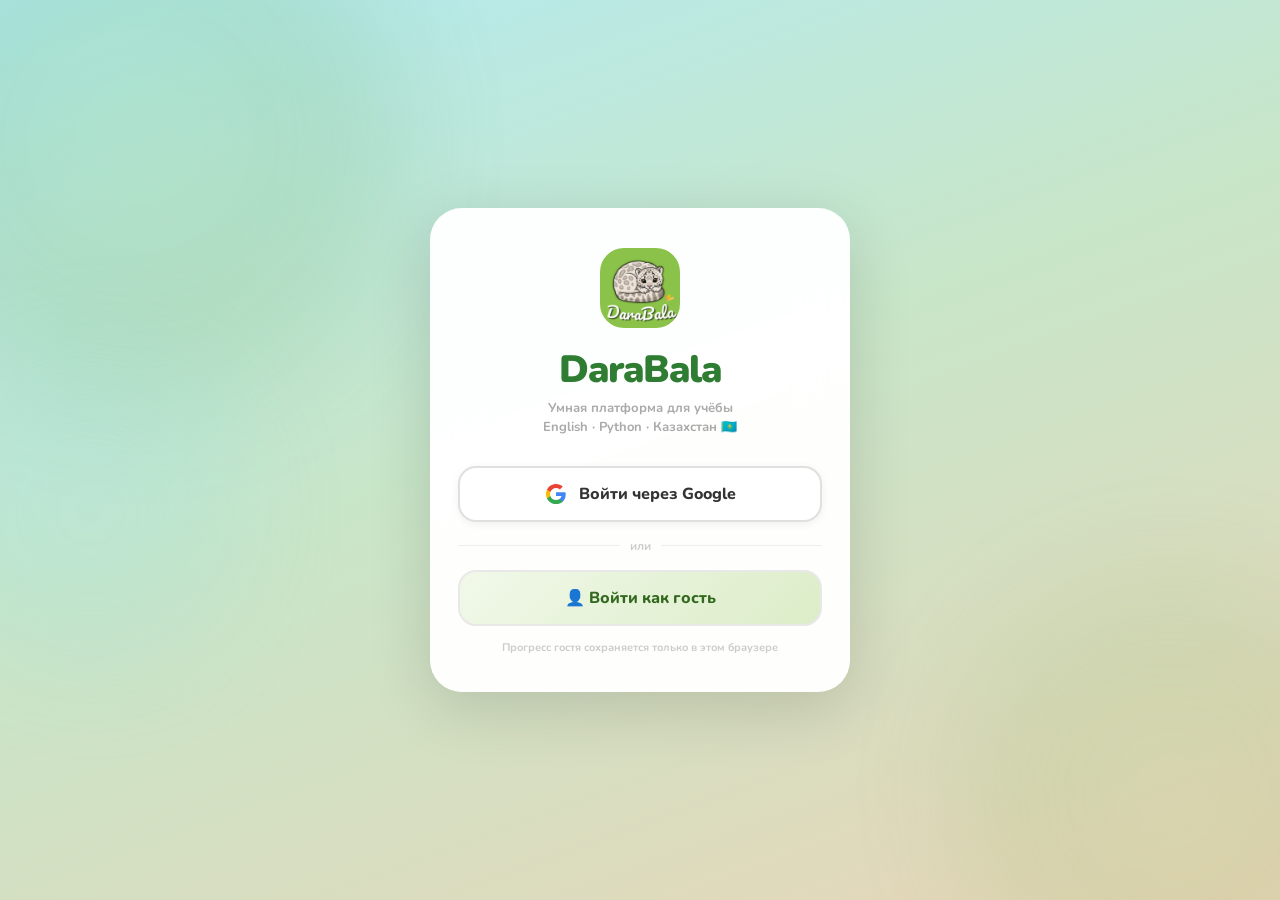
<file: index.html>
<!DOCTYPE html>
<html lang="ru">
<head>
<meta charset="UTF-8"/>
<meta name="viewport" content="width=device-width, initial-scale=1.0, maximum-scale=1.0, user-scalable=no"/>
<meta name="theme-color" content="#8bc34a"/>
<title>DaraBala</title>
<link rel="manifest" href="manifest.json"/>
<link rel="apple-touch-icon" href="icons/icon-192.png"/>
<link href="https://fonts.googleapis.com/css2?family=Nunito:wght@400;700;800;900&display=swap" rel="stylesheet"/>
<script src="https://accounts.google.com/gsi/client" async defer></script>
<style>
*,*::before,*::after{box-sizing:border-box;margin:0;padding:0}
html,body{height:100%}
body{font-family:"Nunito",sans-serif;min-height:100vh;background:linear-gradient(160deg,#b2ebf2 0%,#c8e6c9 45%,#e8d5b7 100%);display:flex;flex-direction:column;align-items:center;justify-content:center;padding:20px;position:relative;overflow:hidden}
.blob{position:fixed;border-radius:50%;filter:blur(60px);opacity:.15;pointer-events:none;animation:bFloat 18s ease-in-out infinite alternate}
@keyframes bFloat{0%{transform:translate(0,0)scale(1)}100%{transform:translate(var(--tx,30px),var(--ty,-40px))scale(1.1)}}
.card{background:rgba(255,255,255,.97);backdrop-filter:blur(24px);border-radius:32px;padding:40px 28px 36px;width:100%;max-width:420px;box-shadow:0 16px 64px rgba(0,0,0,.14);position:relative;z-index:1;animation:popIn .5s cubic-bezier(.175,.885,.32,1.275) both}
@keyframes popIn{from{opacity:0;transform:scale(.88)translateY(24px)}to{opacity:1;transform:scale(1)translateY(0)}}
@keyframes fadeUp{from{opacity:0;transform:translateY(16px)}to{opacity:1;transform:translateY(0)}}
@keyframes bob{0%,100%{transform:translateY(0)}50%{transform:translateY(-8px)}}
.logo-area{text-align:center;margin-bottom:28px}
.logo-img{width:80px;height:80px;border-radius:24px;animation:bob 2.5s ease-in-out infinite;display:inline-block;object-fit:cover}
.logo-fallback{width:80px;height:80px;border-radius:24px;background:linear-gradient(135deg,#8bc34a,#2e7d32);display:inline-flex;align-items:center;justify-content:center;font-size:36px;animation:bob 2.5s ease-in-out infinite}
.app-name{font-size:38px;font-weight:900;color:#2e7d32;letter-spacing:-1.5px;margin-top:10px}
.app-tagline{font-size:13px;color:#aaa;font-weight:700;margin-top:4px;line-height:1.5}
.step{display:none;animation:fadeUp .3s ease both}
.step.active{display:block}
.returning-box{background:#f1f8e9;border:2px solid #c5e1a5;border-radius:20px;padding:14px 16px;margin-bottom:16px;display:flex;align-items:center;gap:14px}
.ret-avatar{width:46px;height:46px;border-radius:50%;background:#fff;border:2px solid #c5e1a5;display:flex;align-items:center;justify-content:center;font-size:20px;flex-shrink:0;overflow:hidden}
.ret-avatar img{width:100%;height:100%;object-fit:cover}
.ret-name{font-size:15px;font-weight:900;color:#333}
.ret-sub{font-size:12px;color:#aaa;font-weight:700}
.btn-continue{width:100%;padding:16px;border-radius:18px;border:none;background:linear-gradient(135deg,#8bc34a,#33691e);color:#fff;font-family:Nunito,sans-serif;font-size:17px;font-weight:900;cursor:pointer;margin-bottom:14px;box-shadow:0 6px 20px rgba(139,195,74,.4);border-bottom:4px solid rgba(0,0,0,.15);transition:all .2s}
.btn-continue:hover{transform:translateY(-2px)}
.divider{display:flex;align-items:center;gap:10px;color:#ccc;font-size:12px;font-weight:700;margin:16px 0}
.divider::before,.divider::after{content:'';flex:1;height:1px;background:#eee}
.btn-google{display:flex;align-items:center;justify-content:center;gap:12px;width:100%;padding:15px 20px;border-radius:18px;border:2.5px solid #e0e0e0;background:#fff;cursor:pointer;font-family:Nunito,sans-serif;font-size:16px;font-weight:800;color:#333;box-shadow:0 2px 8px rgba(0,0,0,.06);transition:all .2s;margin-bottom:12px}
.btn-google:hover{border-color:#8bc34a;background:#f9fbe7;transform:translateY(-2px)}
.btn-google:disabled{opacity:.6;cursor:not-allowed;transform:none}
.google-logo{width:22px;height:22px;flex-shrink:0}
.btn-guest{width:100%;padding:15px;border-radius:18px;border:2px solid #e8e8e8;background:linear-gradient(135deg,#f1f8e9,#dcedc8);cursor:pointer;font-family:Nunito,sans-serif;font-size:16px;font-weight:800;color:#33691e;display:flex;align-items:center;justify-content:center;gap:8px;transition:all .15s}
.btn-guest:hover{background:linear-gradient(135deg,#dcedc8,#c5e1a5);transform:translateY(-1px)}
.hint{font-size:11px;color:#ccc;font-weight:700;margin-top:14px;text-align:center;line-height:1.5}
.err{background:#ffebee;border:1.5px solid #ef9a9a;border-radius:14px;padding:12px 16px;font-size:13px;font-weight:700;color:#c62828;margin-bottom:14px;display:none;text-align:center;line-height:1.5}
.err.show{display:block}
@keyframes ldot{0%,100%{transform:translateY(0)}50%{transform:translateY(-8px)}}
.ldots{display:none;justify-content:center;gap:6px;padding:12px 0}
.ldots.show{display:flex}
.ldots span{width:8px;height:8px;border-radius:50%;background:#8bc34a;animation:ldot .8s ease-in-out infinite}
.ldots span:nth-child(2){animation-delay:.15s}
.ldots span:nth-child(3){animation-delay:.3s}
.welcome-text{font-size:22px;font-weight:900;color:#2e7d32;text-align:center;margin-bottom:6px}
.welcome-sub{font-size:13px;color:#aaa;font-weight:700;text-align:center;margin-bottom:24px}
.role-btn{width:100%;padding:18px 20px;border-radius:22px;border:2.5px solid #e8e8e8;background:#fff;cursor:pointer;font-family:Nunito,sans-serif;display:flex;align-items:center;gap:16px;transition:all .2s;margin-bottom:14px;text-align:left;box-shadow:0 2px 10px rgba(0,0,0,.05)}
.role-btn:hover{border-color:#8bc34a;background:#f9fbe7;transform:translateY(-2px)}
.role-icon{font-size:42px;flex-shrink:0}
.role-name{font-size:18px;font-weight:900;color:#2e7d32}
.role-desc{font-size:12px;font-weight:700;color:#aaa;margin-top:3px}
.role-badge{font-size:11px;font-weight:900;border-radius:10px;padding:5px 11px;flex-shrink:0;margin-left:auto}
.badge-green{background:#e8f5e9;color:#388e3c}
.badge-blue{background:#e3f2fd;color:#1565c0}
.btn-back{background:none;border:none;color:#bbb;font-family:Nunito,sans-serif;font-size:13px;font-weight:800;cursor:pointer;margin-top:6px;display:flex;align-items:center;justify-content:center;gap:6px;width:100%;padding:8px;border-radius:12px;transition:color .15s}
.btn-back:hover{color:#888}
/* Google popup overlay */
#g-overlay{display:none;position:fixed;inset:0;background:rgba(0,0,0,.5);z-index:9000;align-items:center;justify-content:center}
#g-overlay.show{display:flex}
#g-popup{background:#fff;border-radius:24px;padding:28px 24px;width:320px;box-shadow:0 12px 48px rgba(0,0,0,.25);text-align:center}
#g-popup h3{font-size:17px;font-weight:900;color:#333;margin-bottom:6px}
#g-popup p{font-size:13px;color:#aaa;font-weight:700;margin-bottom:20px;line-height:1.5}
#g-btn-target{display:flex;justify-content:center;margin-bottom:14px}
#g-cancel{padding:8px 20px;border-radius:10px;border:1.5px solid #e0e0e0;background:#f5f5f5;font-family:Nunito,sans-serif;font-size:13px;font-weight:700;cursor:pointer;color:#888}
#g-cancel:hover{background:#ebebeb}
</style>
</head>
<body>

<div class="blob" style="width:520px;height:520px;top:-120px;left:-120px;background:radial-gradient(circle,#8bc34a,#2e7d32);--tx:50px;--ty:-30px"></div>
<div class="blob" style="width:420px;height:420px;bottom:-100px;right:-100px;background:radial-gradient(circle,#aed581,#558b2f);--tx:-40px;--ty:50px;animation-duration:14s"></div>
<div class="blob" style="width:300px;height:300px;top:40%;left:-60px;background:radial-gradient(circle,#b2ebf2,#4dd0e1);--tx:30px;--ty:-60px;animation-duration:22s"></div>

<!-- Google выбор аккаунта — наш overlay с официальной кнопкой -->
<div id="g-overlay">
  <div id="g-popup">
    <h3>Вход через Google</h3>
    <p>Выбери аккаунт для входа в DaraBala</p>
    <div id="g-btn-target"></div>
    <button id="g-cancel" onclick="closeGOverlay()">Отмена</button>
  </div>
</div>

<div class="card">
  <div class="logo-area">
    <img src="icons/icon-192.png" class="logo-img" alt="DaraBala"
      onerror="this.style.display='none';document.getElementById('logo-fallback').style.display='inline-flex'"/>
    <div class="logo-fallback" id="logo-fallback" style="display:none">🐆</div>
    <div class="app-name">DaraBala</div>
    <div class="app-tagline">Умная платформа для учёбы<br>English · Python · Казахстан 🇰🇿</div>
  </div>

  <div class="step active" id="step-login">
    <div id="returning-block" style="display:none">
      <div class="returning-box" id="returning-preview"></div>
      <button class="btn-continue" onclick="continueAsReturning()">Продолжить как <span id="returning-name-btn"></span> →</button>
      <div class="divider">или войди как другой</div>
    </div>
    <div class="err" id="err-msg"></div>
    <div class="ldots" id="ldots"><span></span><span></span><span></span></div>
    <button class="btn-google" id="btn-google" onclick="openGOverlay()">
      <svg class="google-logo" viewBox="0 0 24 24">
        <path fill="#4285F4" d="M22.56 12.25c0-.78-.07-1.53-.2-2.25H12v4.26h5.92c-.26 1.37-1.04 2.53-2.21 3.31v2.77h3.57c2.08-1.92 3.28-4.74 3.28-8.09z"/>
        <path fill="#34A853" d="M12 23c2.97 0 5.46-.98 7.28-2.66l-3.57-2.77c-.98.66-2.23 1.06-3.71 1.06-2.86 0-5.29-1.93-6.16-4.53H2.18v2.84C3.99 20.53 7.7 23 12 23z"/>
        <path fill="#FBBC05" d="M5.84 14.09c-.22-.66-.35-1.36-.35-2.09s.13-1.43.35-2.09V7.07H2.18C1.43 8.55 1 10.22 1 12s.43 3.45 1.18 4.93l3.66-2.84z"/>
        <path fill="#EA4335" d="M12 5.38c1.62 0 3.06.56 4.21 1.64l3.15-3.15C17.45 2.09 14.97 1 12 1 7.7 1 3.99 3.47 2.18 7.07l3.66 2.84c.87-2.6 3.3-4.53 6.16-4.53z"/>
      </svg>
      Войти через Google
    </button>
    <div class="divider">или</div>
    <button class="btn-guest" onclick="doGuestLogin()">👤 Войти как гость</button>
    <div class="hint">Прогресс гостя сохраняется только в этом браузере</div>
  </div>

  <div class="step" id="step-role">
    <div class="welcome-text" id="welcome-text">Добро пожаловать! 👋</div>
    <div class="welcome-sub">Кто ты сегодня?</div>
    <button class="role-btn" onclick="goToRole('student')">
      <div class="role-icon">🎒</div>
      <div><div class="role-name">Мир Ученика</div><div class="role-desc">Уроки · ИИ-учитель · Задания</div></div>
      <span class="role-badge badge-green">3–7 класс</span>
    </button>
    <button class="role-btn" onclick="goToRole('teacher')">
      <div class="role-icon">📋</div>
      <div><div class="role-name">Кабинет Учителя</div><div class="role-desc">КСП · Тесты · ИИ-помощник</div></div>
      <span class="role-badge badge-blue">Педагог</span>
    </button>
    <button class="btn-back" onclick="goBack()">← Сменить аккаунт</button>
  </div>
</div>

<script>
const CLIENT_ID = '533836977579-vmtqmhrmtemrbo44loi5vjr9rv87jenj.apps.googleusercontent.com';
let _user = null;
let _gsiReady = false;
let _btnRendered = false;

// ── INIT ──────────────────────────────────────────────────
window.addEventListener('DOMContentLoaded', () => {
  if ('serviceWorker' in navigator) {
    navigator.serviceWorker.register('/DaraBala/sw.js').catch(() => {});
  }
  checkSaved();
  pollGSI();
});

function pollGSI() {
  if (window.google && window.google.accounts && window.google.accounts.id) {
    initGSI();
  } else {
    setTimeout(pollGSI, 150);
  }
}

function initGSI() {
  try {
    google.accounts.id.initialize({
      client_id: CLIENT_ID,
      callback: onGoogleToken,
      auto_select: false,
      cancel_on_tap_outside: true,
    });
    _gsiReady = true;
    renderGoogleBtn();
  } catch(e) {
    console.warn('GSI init failed:', e);
  }
}

function renderGoogleBtn() {
  if (_btnRendered) return;
  const target = document.getElementById('g-btn-target');
  if (!target || !_gsiReady) return;
  try {
    google.accounts.id.renderButton(target, {
      type: 'standard',
      theme: 'outline',
      size: 'large',
      text: 'signin_with',
      locale: 'ru',
      width: 260,
    });
    _btnRendered = true;
  } catch(e) {
    console.warn('renderButton failed:', e);
  }
}

// ── OVERLAY ───────────────────────────────────────────────
function openGOverlay() {
  hideErr();
  if (!_gsiReady) {
    showErr('Google загружается, подождите секунду...');
    setTimeout(() => { if (_gsiReady) openGOverlay(); }, 1500);
    return;
  }
  renderGoogleBtn();
  document.getElementById('g-overlay').classList.add('show');
}

function closeGOverlay() {
  document.getElementById('g-overlay').classList.remove('show');
}

// Закрыть оверлей при клике на фон
document.getElementById('g-overlay').addEventListener('click', function(e) {
  if (e.target === this) closeGOverlay();
});

// ── GSI CALLBACK ──────────────────────────────────────────
function onGoogleToken(response) {
  closeGOverlay();
  try {
    // Декодируем JWT id_token
    const parts = response.credential.split('.');
    const pad = '='.repeat((4 - parts[1].length % 4) % 4);
    const json = atob((parts[1] + pad).replace(/-/g, '+').replace(/_/g, '/'));
    const p = JSON.parse(json);
    afterLogin({ name: p.name, email: p.email, picture: p.picture, sub: p.sub, source: 'google' });
  } catch(e) {
    showErr('Ошибка чтения данных Google. Попробуйте ещё раз.');
  }
}

// ── SAVED USER ────────────────────────────────────────────
function checkSaved() {
  const s = localStorage.getItem('darabala_user');
  if (!s) return;
  try {
    _user = JSON.parse(s);
    const b = document.getElementById('returning-block');
    document.getElementById('returning-name-btn').textContent = _user.name.split(' ')[0];
    document.getElementById('returning-preview').innerHTML =
      `<div class="ret-avatar">${_user.picture ? `<img src="${_user.picture}" referrerpolicy="no-referrer"/>` : '👤'}</div>` +
      `<div><div class="ret-name">${_user.name}</div><div class="ret-sub">${_user.email || 'Гостевой аккаунт'}</div></div>`;
    b.style.display = 'block';
  } catch(e) { localStorage.removeItem('darabala_user'); }
}

function continueAsReturning() { if (_user) afterLogin(_user); }

// ── GUEST ─────────────────────────────────────────────────
function doGuestLogin() {
  afterLogin({ name: 'Гость ' + Math.floor(Math.random()*9000+1000), email: null, picture: null, source: 'guest' });
}

// ── AFTER LOGIN ───────────────────────────────────────────
function afterLogin(u) {
  _user = u;
  localStorage.setItem('darabala_user', JSON.stringify(u));
  const first = u.name.split(' ')[0];
  document.getElementById('welcome-text').textContent = u.source === 'guest' ? 'Добро пожаловать! 👋' : `Привет, ${first}! 👋`;
  document.getElementById('step-login').classList.remove('active');
  document.getElementById('step-role').classList.add('active');
}

// ── ROLE ──────────────────────────────────────────────────
function goToRole(r) {
  sessionStorage.setItem('darabala_role', r);
  window.location.href = r === 'student' ? 'student/' : 'teacher/';
}

function goBack() {
  localStorage.removeItem('darabala_user'); _user = null;
  document.getElementById('returning-block').style.display = 'none';
  document.getElementById('step-role').classList.remove('active');
  document.getElementById('step-login').classList.add('active');
}

// ── UTILS ─────────────────────────────────────────────────
function showErr(m) { const e = document.getElementById('err-msg'); e.textContent = m; e.classList.add('show'); }
function hideErr()  { document.getElementById('err-msg').classList.remove('show'); }
</script>
</body>
</html>
</file>
